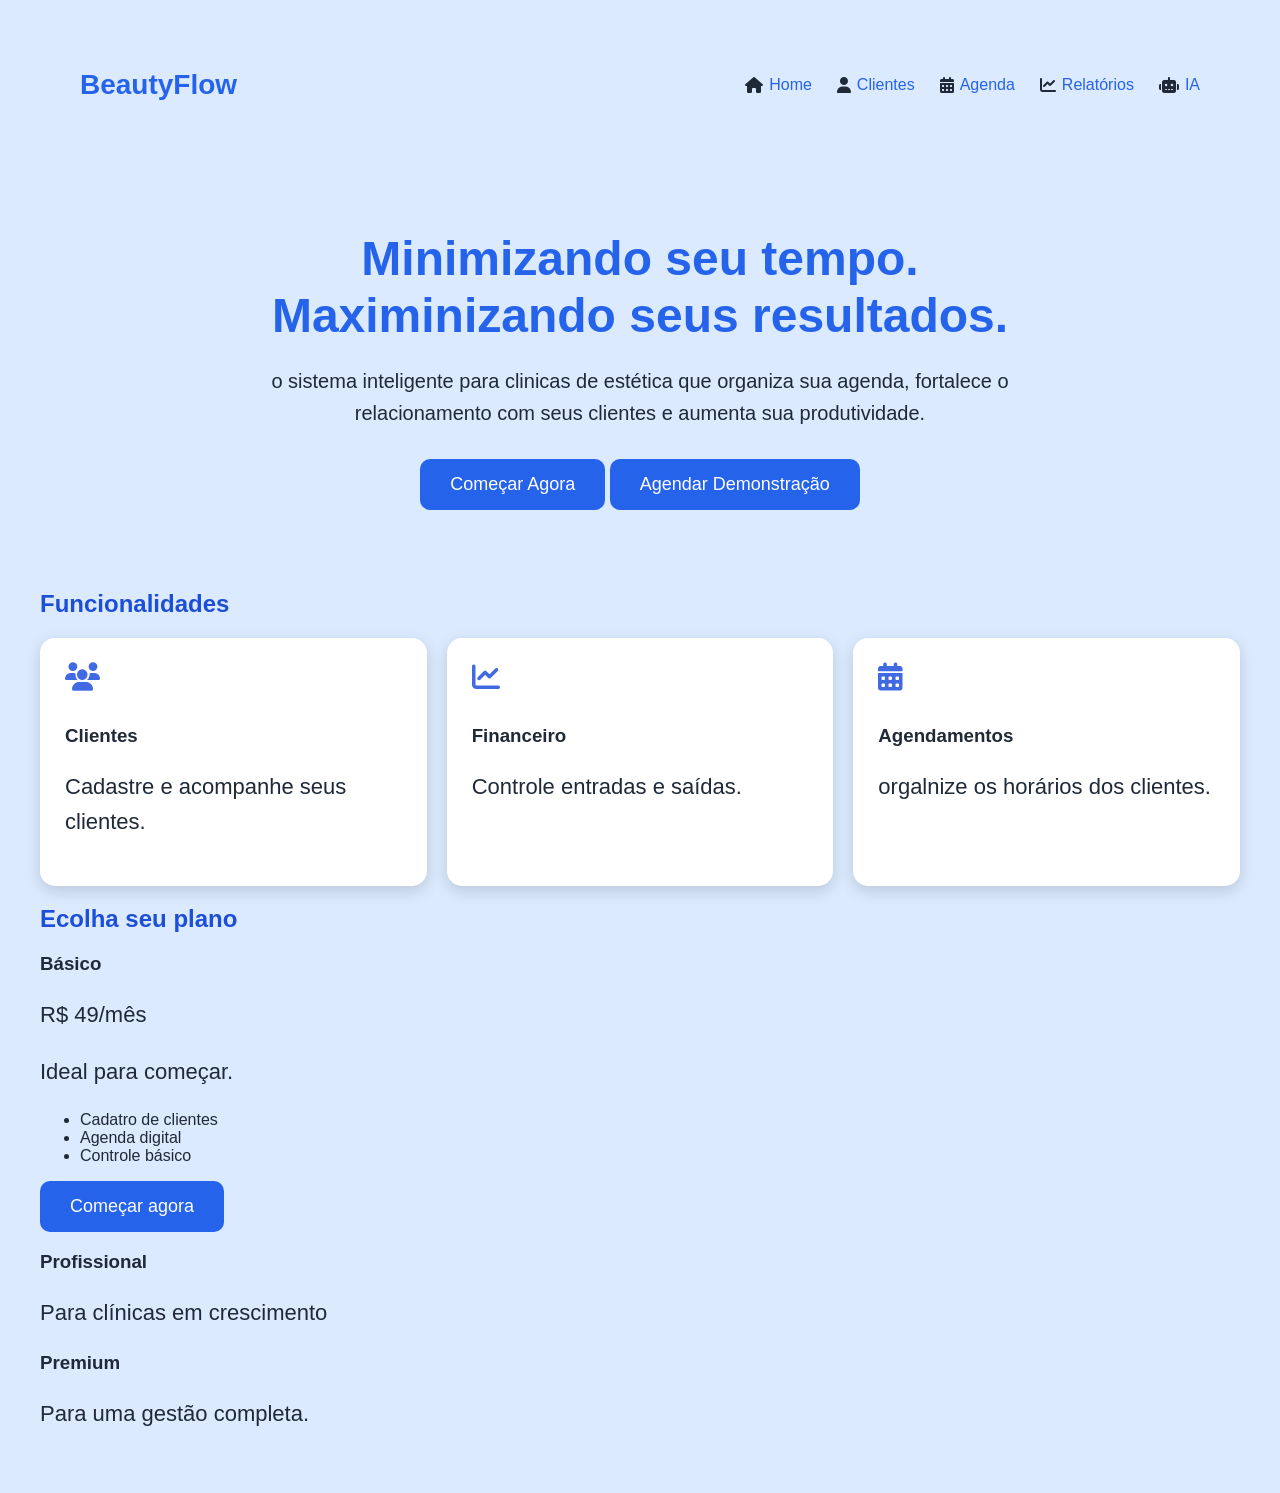
<file: index.html>
<!DOCTYPE html>
<html lang="pt-BR">
<head>

    <meta charset="UTF-8">
 
    <meta name="viewport" content="width=device-width, initial-scale=1.0">
 
    <title>BeautyFlow</title>
    
    <link rel="stylesheet" href="css/style.css">

    <link rel="stylesheet"
          href="https://cdnjs.cloudflare.com/ajax/libs/font-awesome/6.6.0/css/all.min.css">


</head>

<body>

     <header>

      <nav>
         <h1>BeautyFlow</h1>
         <ul> 
            <li>
             <i class="fa-solid fa-house"></i>
             <a href="#">Home</a>
            </li>

            <li>
                <i class="fa-solid fa-user"></i>
                <a href="#">Clientes</a>
            </li>

            <li>
                <i class="fa-solid fa-calendar-days"></i>
                <a href="#">Agenda</a>
            </li>

            <li>  
               <i class="fa-solid fa-chart-line"></i>
               <a href="#">Relatórios</a>
            </li>
             
            <li>
               <i class="fa-solid fa-robot"></i>
               <a href="#">IA</a>
            </li>

         </ul>
         
      </nav>

     </header>

     <main>
        <section class="hero">

         <h1>
            Minimizando seu tempo.<br>
            Maximinizando seus resultados.
         </h1>

            <p> 
               o sistema inteligente para clinicas de estética que organiza sua agenda,
               fortalece o relacionamento com seus clientes e aumenta sua produtividade.
            </p>

            <button> Começar Agora</button>

            <button> Agendar Demonstração</button>
         
        </section class="funcionalidades">
         
            <h2>Funcionalidades</h2>

            <div class="cards">

               <div class="card">
                  <i class="fa-solid fa fa-users"></i>
                  <h3>Clientes</h3>  
                  <p>Cadastre e acompanhe seus clientes.</p>
               </div>

               <div class="card">
                  <i class="fa-solid fa-chart-line"></i>
                  <h3>Financeiro</h3>
                  <p>Controle entradas e saídas.</p>
               </div>

               <div class="card">
                  <i class="fa-solid fa-calendar-days"></i>
                  <h3>Agendamentos</h3>
                  <p> orgalnize os horários dos clientes.</p>
               </div>


            </div>


        </section>
  
      <section class="planos">

         <h2>Ecolha seu plano</h2>

         <div class=" cards-plano">
            
            <div class="plano">
               <h3>Básico</h3>
               <p class="preço">R$ 49<span>/mês</span></p>
               <p>Ideal para começar.</p>

               <ul>
                  <li>Cadatro de clientes</li>
                  <li>Agenda digital</li>
                  <li> Controle básico</li>
               </ul>

               <button>Começar agora</button>
            </div>
            <div class="plano">
               <h3>Profissional</h3>
               <p> Para clínicas em crescimento</p>
            </div>

            <div class="plano">
               <h3>Premium</h3>
               <p>Para uma gestão completa.</p>
            </div>

         </div>
      </section>

     </main>

     <footer>

     </footer>
    
 </body>
</html>
</file>
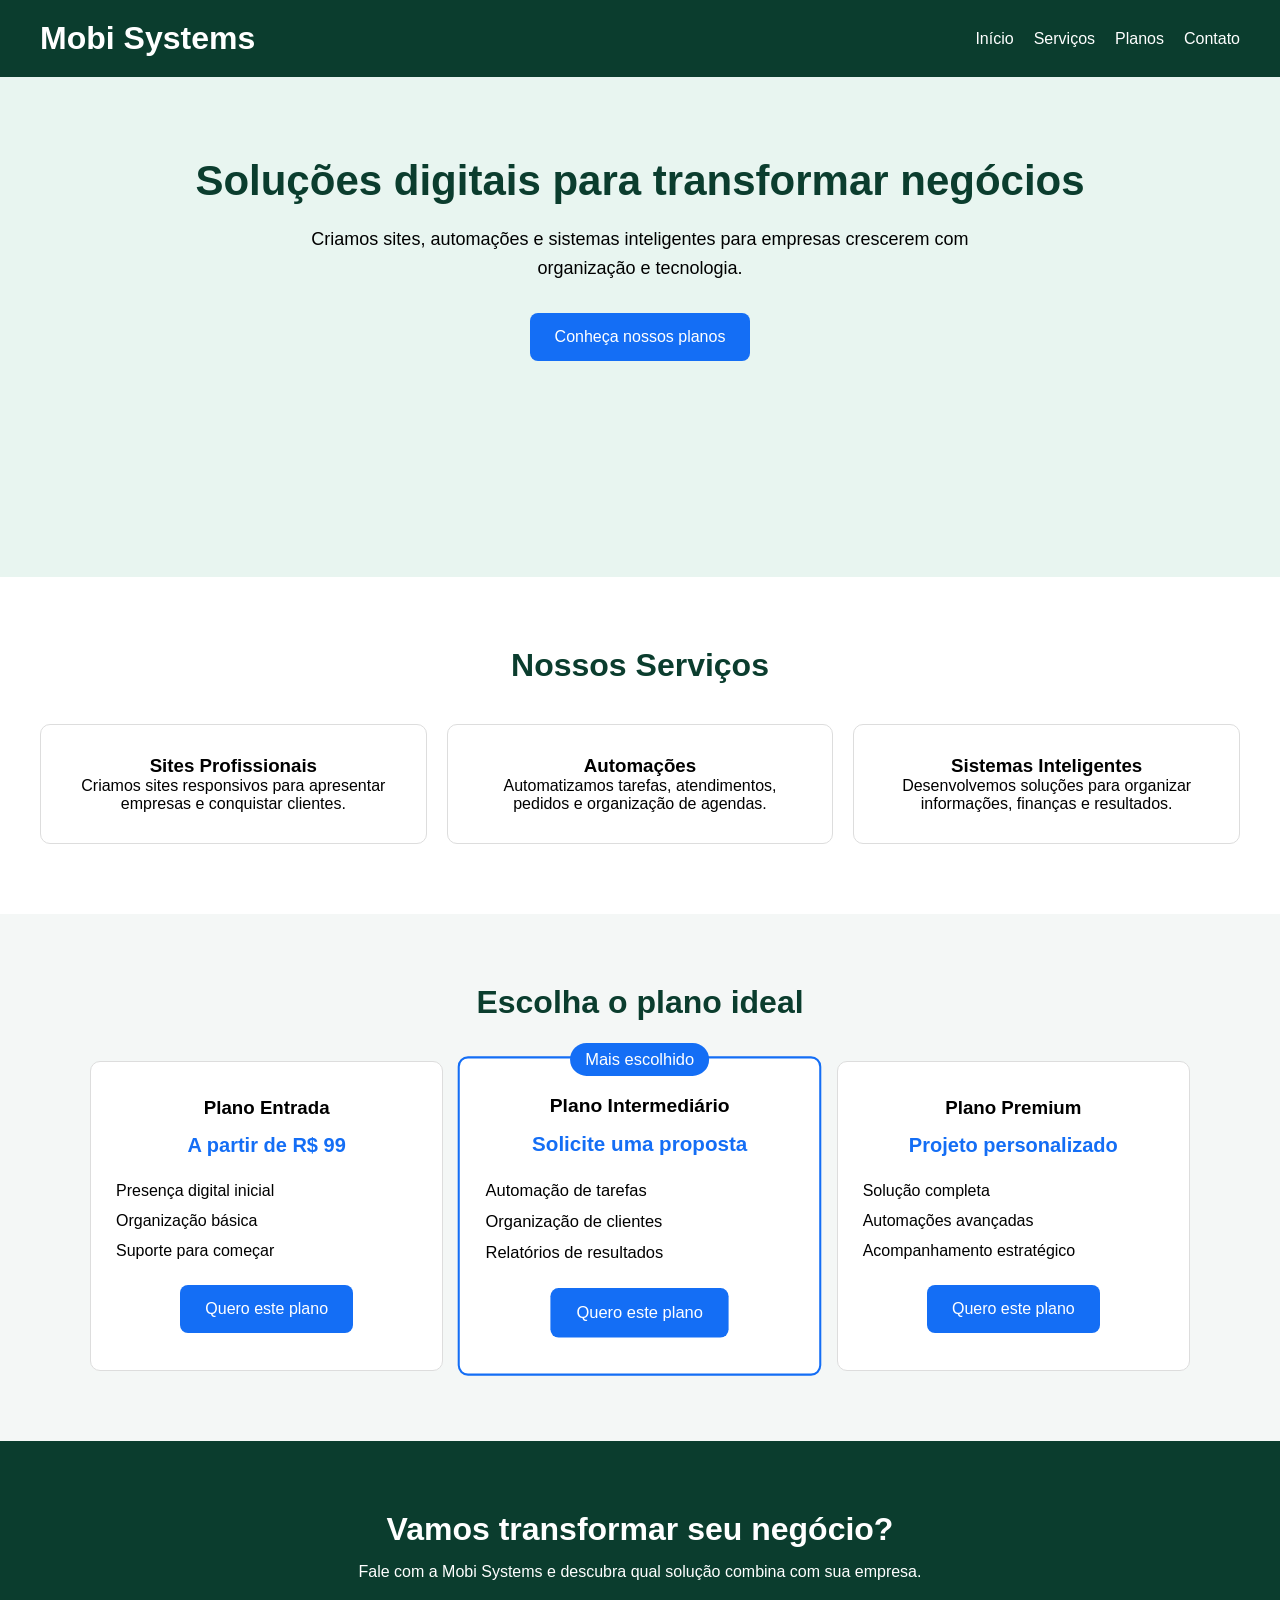
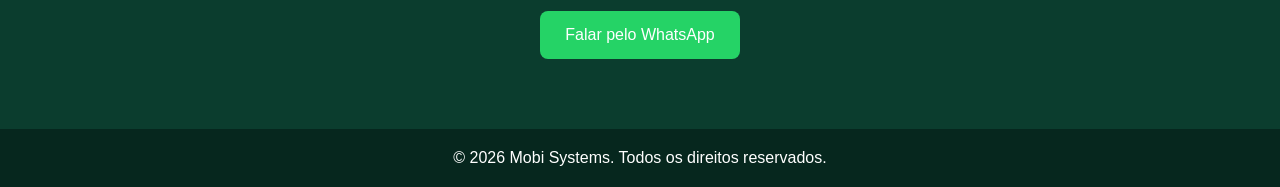
<file: mobi-systems/index.html>
<!DOCTYPE html>
<html lang="pt-BR">
<head>
    <meta charset="UTF-8">
    <meta name="viewport" content="width=device-width, initial-scale=1.0">
    <meta
  name="description"
  content="A Mobi Systems cria sites, automações e sistemas inteligentes para empresas crescerem com organização e tecnologia."
>

<meta
  name="keywords"
  content="Mobi Systems, criação de sites, automação, sistemas, tecnologia"
>

<meta name="author" content="Paulo Giovanni">
    <title>Mobi Systems | Sites, Automações e Sistemas</title>
    <link rel="stylesheet" href="style.css">
</head>
<body>
    <header class="cabecalho">
        <h1>Mobi Systems</h1>
        
   <nav>
    <ul class="menu">
      <li><a href="#inicio">Início</a></li>
      <li><a href="#servicos">Serviços</a></li>
      <li><a href="#planos">Planos</a></li>
      <li><a href="#contato">Contato</a></li>
    </ul>
   </nav>
 </header> 
 <main>
  <section id="inicio" class="hero">
    <h2>Soluções digitais para transformar negócios</h2>

    <p>
      Criamos sites, automações e sistemas inteligentes para empresas crescerem com organização e tecnologia.
    </p>

    <a href="#planos" class="botao">Conheça nossos planos</a>
  </section>
  <section id="servicos" class="servicos">
  <h2>Nossos Serviços</h2>

  <div class="grid-servicos">
    <article class="card">
      <h3>Sites Profissionais</h3>
      <p>Criamos sites responsivos para apresentar empresas e conquistar clientes.</p>
    </article>

    <article class="card">
      <h3>Automações</h3>
      <p>Automatizamos tarefas, atendimentos, pedidos e organização de agendas.</p>
    </article>

    <article class="card">
      <h3>Sistemas Inteligentes</h3>
      <p>Desenvolvemos soluções para organizar informações, finanças e resultados.</p>
    </article>
  </div>
</section>

<section id="planos" class="planos">
  <h2>Escolha o plano ideal</h2>

  <div class="grid-planos">
    <article class="card-plano">
      <h3>Plano Entrada</h3>
      <p class="preco">A partir de R$ 99</p>

      <ul>
        <li>Presença digital inicial</li>
        <li>Organização básica</li>
        <li>Suporte para começar</li>
      </ul>

      <a href="#contato" class="botao">Quero este plano</a>
    </article>

    <article class="card-plano destaque">
      <span class="selo">Mais escolhido</span>
      <h3>Plano Intermediário</h3>
      <p class="preco">Solicite uma proposta</p>

      <ul>
        <li>Automação de tarefas</li>
        <li>Organização de clientes</li>
        <li>Relatórios de resultados</li>
      </ul>

      <a href="#contato" class="botao">Quero este plano</a>
    </article>

    <article class="card-plano">
      <h3>Plano Premium</h3>
      <p class="preco">Projeto personalizado</p>

      <ul>
        <li>Solução completa</li>
        <li>Automações avançadas</li>
        <li>Acompanhamento estratégico</li>
      </ul>

      <a href="#contato" class="botao">Quero este plano</a>
    </article>
  </div>
</section>
<section id="contato" class="contato">
  <h2>Vamos transformar seu negócio?</h2>

  <p>
    Fale com a Mobi Systems e descubra qual solução combina com sua empresa.
  </p>

  <a
    href="https://wa.me/5531973384061"
    class="botao-whatsapp"
    target="_blank"
    rel="noopener noreferrer"
  >
    Falar pelo WhatsApp
  </a>
</section>
</main>
<footer class="rodape">
  <p>&copy; 2026 Mobi Systems. Todos os direitos reservados.</p>
</footer>
</body>
</file>
<file: css/style.css>
body{
    background: #dbeafe;
    font-family: arial, sans serif;
    color: #1f2937;
    margin: 0;
    padding: 40PX;
}

.container {
    background: white;
    width: 90%;
    max-width: 1000px;
    box-sizing: border-box;
    margin: 50px auto;
    padding: 40px;
    border-radius: 20px;
    box-shadow: 0 8px 25px rgba(0,0,0,0.15);
}
 
h1 {
    color: #2563eb;
    text-align: center;
}

h2{
    color: #1d4ed8;
}

p{
    font-size: 22px;
    line-height: 35px;
}
button{
    background: #2563eb;
    color: white;
    border: none;
    padding: 15px 30px;
    border-radius: 10px;
    font-size: 18px;
    cursor: pointer;
    transition: 0.3s ease;
}
button:hover{
    background: #1d4ed8;
    transform: translate skewY(-2px);
    box-shadow: 0 6px 15px rgba(0,0,0,0.18);
}
.cards{
    display: grid;
    grid-template-columns: repeat(3,1fr);
    gap: 20px;
}
.card{
    background: white;
    padding: 25px;
    border-radius: 15px;
    box-shadow: 0 5px 15px rgba(0,0,0,0.15);
    min-width: 220px;
    transition:.3s ease;
}
.card i{
    font-size: 28px;
    color: royalblue;
    margin-bottom: 15px;
}    
.card:hover{
    transform: translateY(-5px);
    box-shadow: 0 15px 30px rgba(0,0,0,0.20);
}
nav{
    display: flex;
    justify-content: space-between;
}
nav{
    display: flex;
    justify-content: space-between;
    align-items: center;
    padding: 20px 40px;
}

nav ul{
    display: flex;
    list-style: none;
    gap: 25px;
}

nav a{
    text-decoration: none;
    color: #2563eb;
}
nav li{
    display: flex;
    align-items: center;
    gap: 6px;
}
.hero {
    text-align: center;
    padding: 60px 30px;
}

.hero h1 {
    font-size: 48px;
    line-height: 1.2;
    margin-bottom: 20px;
}

.hero p {
    max-width: 750px;
    margin: 0 auto 30px;
    font-size: 20px;
    line-height: 1.6;
}
nav h1 {
    margin: 0;
    font-size: 28px;
    text-align: left;
}@media (max-width: 768px){
    body{
        padding: 20px;
    }

    nav{
        flex-direction: column;
        gap: 20px;
        justify-content: center;
    }

    nav ul{
        flex-wrap: wrap;
        gap: 20px;
        text-align: center;
        padding: 0;
    }

    .hero h1{
        font-size: 36px;
    }

    .hero p{
        font-size: 18px;
    }

    .cards{
        grid-template-columns: 1fr;
    }

    button{
        width: 100%;
        margin-bottom: 10px;
    }

    .cards-planos {
        display: grid;
        grid-template-columns: repeat(3, 1fr);
        gap: 20px;

    }

    .plano{
        padding: 25px;
        border-radius: 12px;
        box-shadow: 0 4px 10px rgba(0,0,0,0.15);
        transition: 0.3s;
    }

    .plano:hover{
        transform: translateY(-5px);
    }
}
</file>
<file: mobi-systems/style.css>
* {
  margin: 0;
  padding: 0;
  box-sizing: border-box;
}

body {
  font-family: Arial, sans-serif;
}

.cabecalho {
  display: flex;
  justify-content: space-between;
  align-items: center;
  padding: 20px 40px;
  background-color: #0b3d2e;
  color: white;
}

.menu {
  display: flex;
  gap: 20px;
  list-style: none;
}

.menu a {
  color: white;
  text-decoration: none;
}
.hero {
  min-height: 500px;
  padding: 80px 20px;
  text-align: center;
  background-color: #e8f5f0;
}

.hero h2 {
  font-size: 42px;
  color: #0b3d2e;
  margin-bottom: 20px;
}

.hero p {
  max-width: 700px;
  margin: 0 auto 30px;
  font-size: 18px;
  line-height: 1.6;
}

.botao {
  display: inline-block;
  padding: 15px 25px;
  background-color: #146ef5;
  color: white;
  text-decoration: none;
  border-radius: 8px;
}
.servicos {
  padding: 70px 40px;
  text-align: center;
}

.servicos h2 {
  margin-bottom: 40px;
  font-size: 32px;
  color: #0b3d2e;
}

.grid-servicos {
  display: grid;
  grid-template-columns: repeat(3, 1fr);
  gap: 20px;
}

.card {
  padding: 30px;
  background-color: white;
  border: 1px solid #dddddd;
  border-radius: 10px;
  transition: 0.3s;
}

.card:hover {
  transform: translateY(-5px);
}
.planos {
  padding: 70px 40px;
  text-align: center;
  background-color: #f4f7f6;
}

.planos h2 {
  margin-bottom: 40px;
  font-size: 32px;
  color: #0b3d2e;
}

.grid-planos {
  display: grid;
  grid-template-columns: repeat(3, 1fr);
  gap: 20px;
  max-width: 1100px;
  margin: 0 auto;
}

.card-plano {
  position: relative;
  padding: 35px 25px;
  background-color: white;
  border: 1px solid #dddddd;
  border-radius: 10px;
}

.card-plano ul {
  margin: 25px 0;
  list-style: none;
  text-align: left;
}

.card-plano li {
  margin-bottom: 12px;
}

.preco {
  margin-top: 15px;
  color: #146ef5;
  font-size: 20px;
  font-weight: bold;
}

.destaque {
  border: 2px solid #146ef5;
  transform: scale(1.03);
}

.selo {
  position: absolute;
  top: -15px;
  left: 50%;
  transform: translateX(-50%);
  padding: 7px 15px;
  background-color: #146ef5;
  color: white;
  border-radius: 20px;
}
.contato {
  padding: 70px 20px;
  text-align: center;
  background-color: #0b3d2e;
  color: white;
}

.contato h2 {
  margin-bottom: 15px;
  font-size: 32px;
}

.contato p {
  margin-bottom: 30px;
}

.botao-whatsapp {
  display: inline-block;
  padding: 15px 25px;
  background-color: #25d366;
  color: white;
  text-decoration: none;
  border-radius: 8px;
}

.rodape {
  padding: 20px;
  text-align: center;
  background-color: #06271e;
  color: white;
}
html {
  scroll-behavior: smooth;
}

.menu a,
.botao,
.botao-whatsapp {
  transition: 0.3s;
}

.menu a:hover {
  color: #25d366;
}

.botao:hover,
.botao-whatsapp:hover {
  transform: translateY(-3px);
  opacity: 0.9;
}
@media (max-width: 768px) {
  .cabecalho {
    flex-direction: column;
    gap: 20px;
    padding: 20px;
  }
  .grid-planos {
  grid-template-columns: 1fr;
}

.destaque {
  transform: none;
}

  .menu {
    flex-wrap: wrap;
    justify-content: center;
  }

  .hero h2 {
    font-size: 32px;
  }

  .grid-servicos {
    grid-template-columns: 1fr;
  }

  .servicos {
    padding: 50px 20px;
  }
}
</file>
